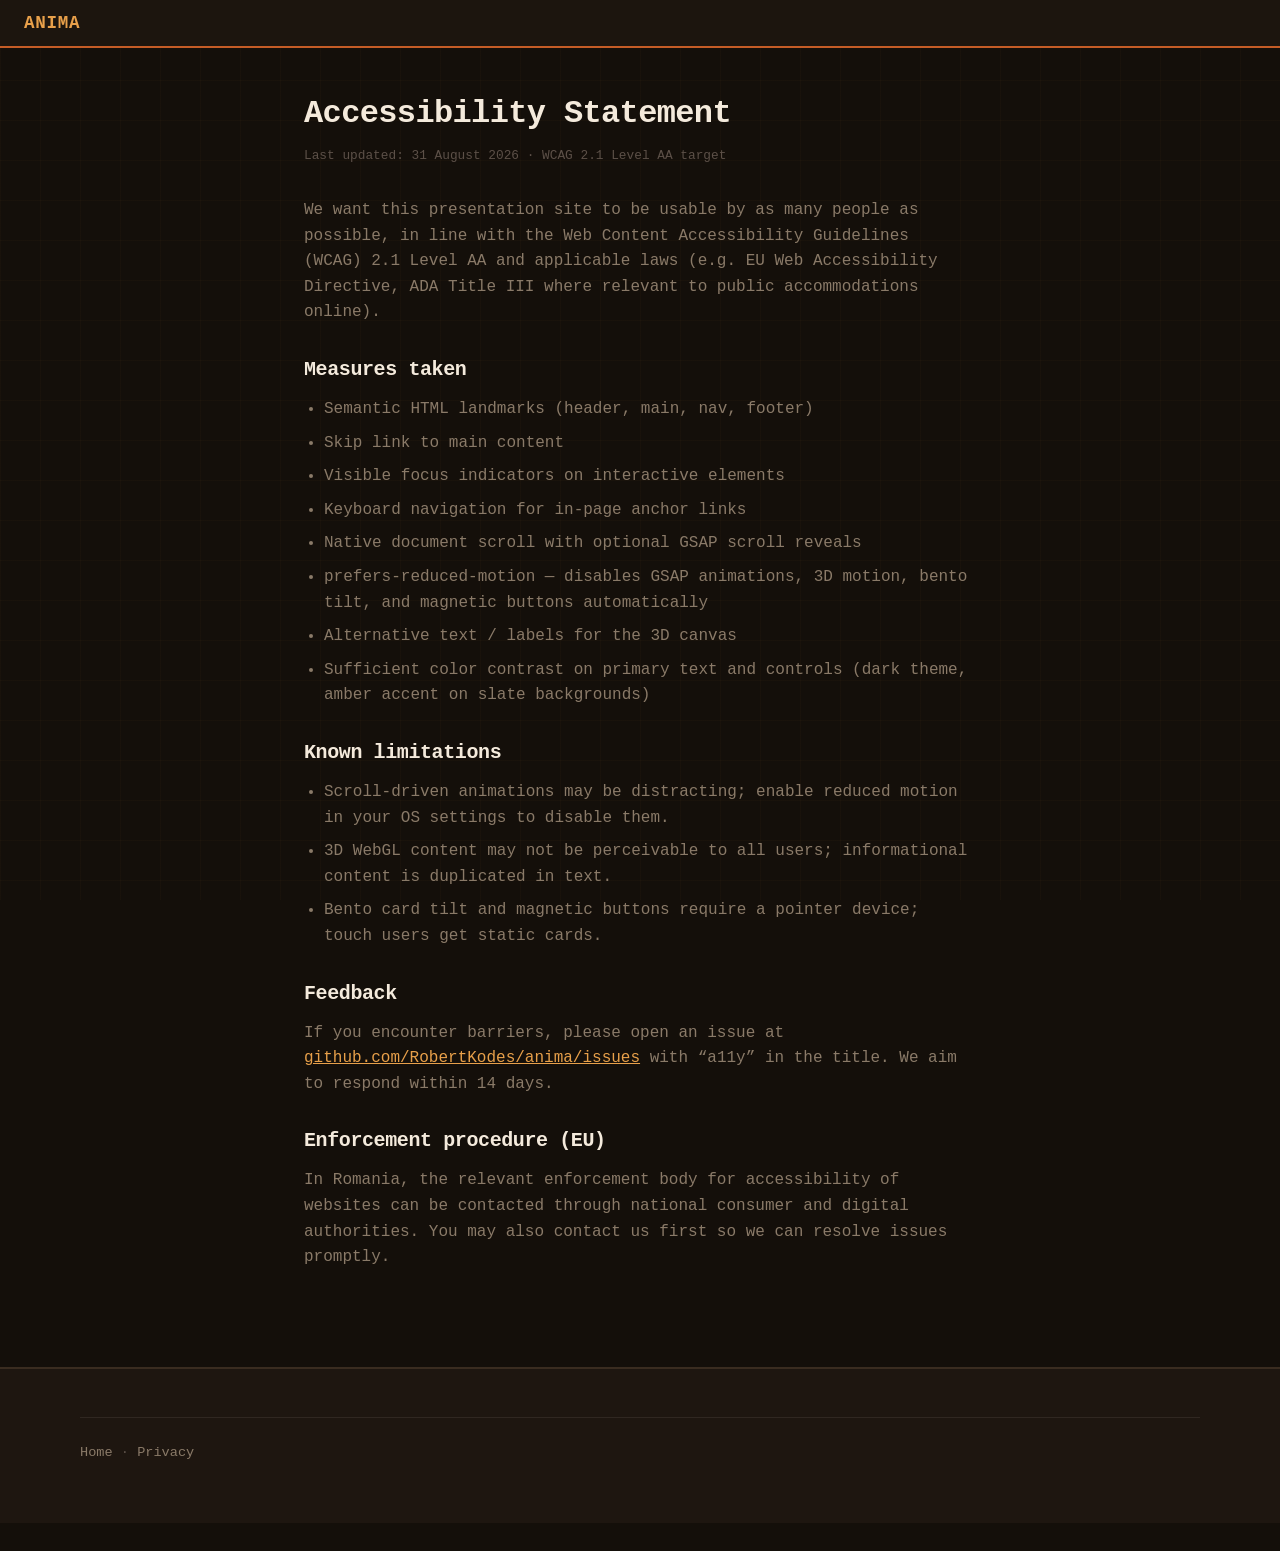
<file: accessibility.html>
<!DOCTYPE html>
<html lang="en">
<head>
  <meta charset="utf-8">
  <meta name="viewport" content="width=device-width, initial-scale=1">
  <title>Accessibility Statement — Anima</title>
  <link href="https://fonts.googleapis.com/css2?family=Space+Grotesk:wght@400;600;700&display=swap" rel="stylesheet">
  <link rel="stylesheet" href="css/style.css">
</head>
<body>
  <a class="skip-link" href="#main">Skip to content</a>
  <header class="site-header"><a class="logo" href="index.html">ANI<span>MA</span></a></header>
  <main id="main" class="legal-page">
    <h1>Accessibility Statement</h1>
    <p class="updated">Last updated: 31 August 2026 · WCAG 2.1 Level AA target</p>

    <p>We want this presentation site to be usable by as many people as possible, in line with the Web Content Accessibility Guidelines (WCAG) 2.1 Level AA and applicable laws (e.g. EU Web Accessibility Directive, ADA Title III where relevant to public accommodations online).</p>

    <h2>Measures taken</h2>
    <ul>
      <li>Semantic HTML landmarks (<code>header</code>, <code>main</code>, <code>nav</code>, <code>footer</code>)</li>
      <li>Skip link to main content</li>
      <li>Visible focus indicators on interactive elements</li>
      <li>Keyboard navigation for in-page anchor links</li>
      <li>Native document scroll with optional GSAP scroll reveals</li>
      <li><code>prefers-reduced-motion</code> — disables GSAP animations, 3D motion, bento tilt, and magnetic buttons automatically</li>
      <li>Alternative text / labels for the 3D canvas</li>
      <li>Sufficient color contrast on primary text and controls (dark theme, amber accent on slate backgrounds)</li>
    </ul>

    <h2>Known limitations</h2>
    <ul>
      <li>Scroll-driven animations may be distracting; enable reduced motion in your OS settings to disable them.</li>
      <li>3D WebGL content may not be perceivable to all users; informational content is duplicated in text.</li>
      <li>Bento card tilt and magnetic buttons require a pointer device; touch users get static cards.</li>
    </ul>

    <h2>Feedback</h2>
    <p>If you encounter barriers, please open an issue at <a href="https://github.com/RobertKodes/anima/issues" rel="noopener noreferrer">github.com/RobertKodes/anima/issues</a> with “a11y” in the title. We aim to respond within 14 days.</p>

    <h2>Enforcement procedure (EU)</h2>
    <p>In Romania, the relevant enforcement body for accessibility of websites can be contacted through national consumer and digital authorities. You may also contact us first so we can resolve issues promptly.</p>
  </main>
  <footer class="site-footer"><p class="footer-bottom"><a href="index.html">Home</a> · <a href="privacy.html">Privacy</a></p></footer>
  <script src="js/consent.js" defer></script>
</body>
</html>
</file>
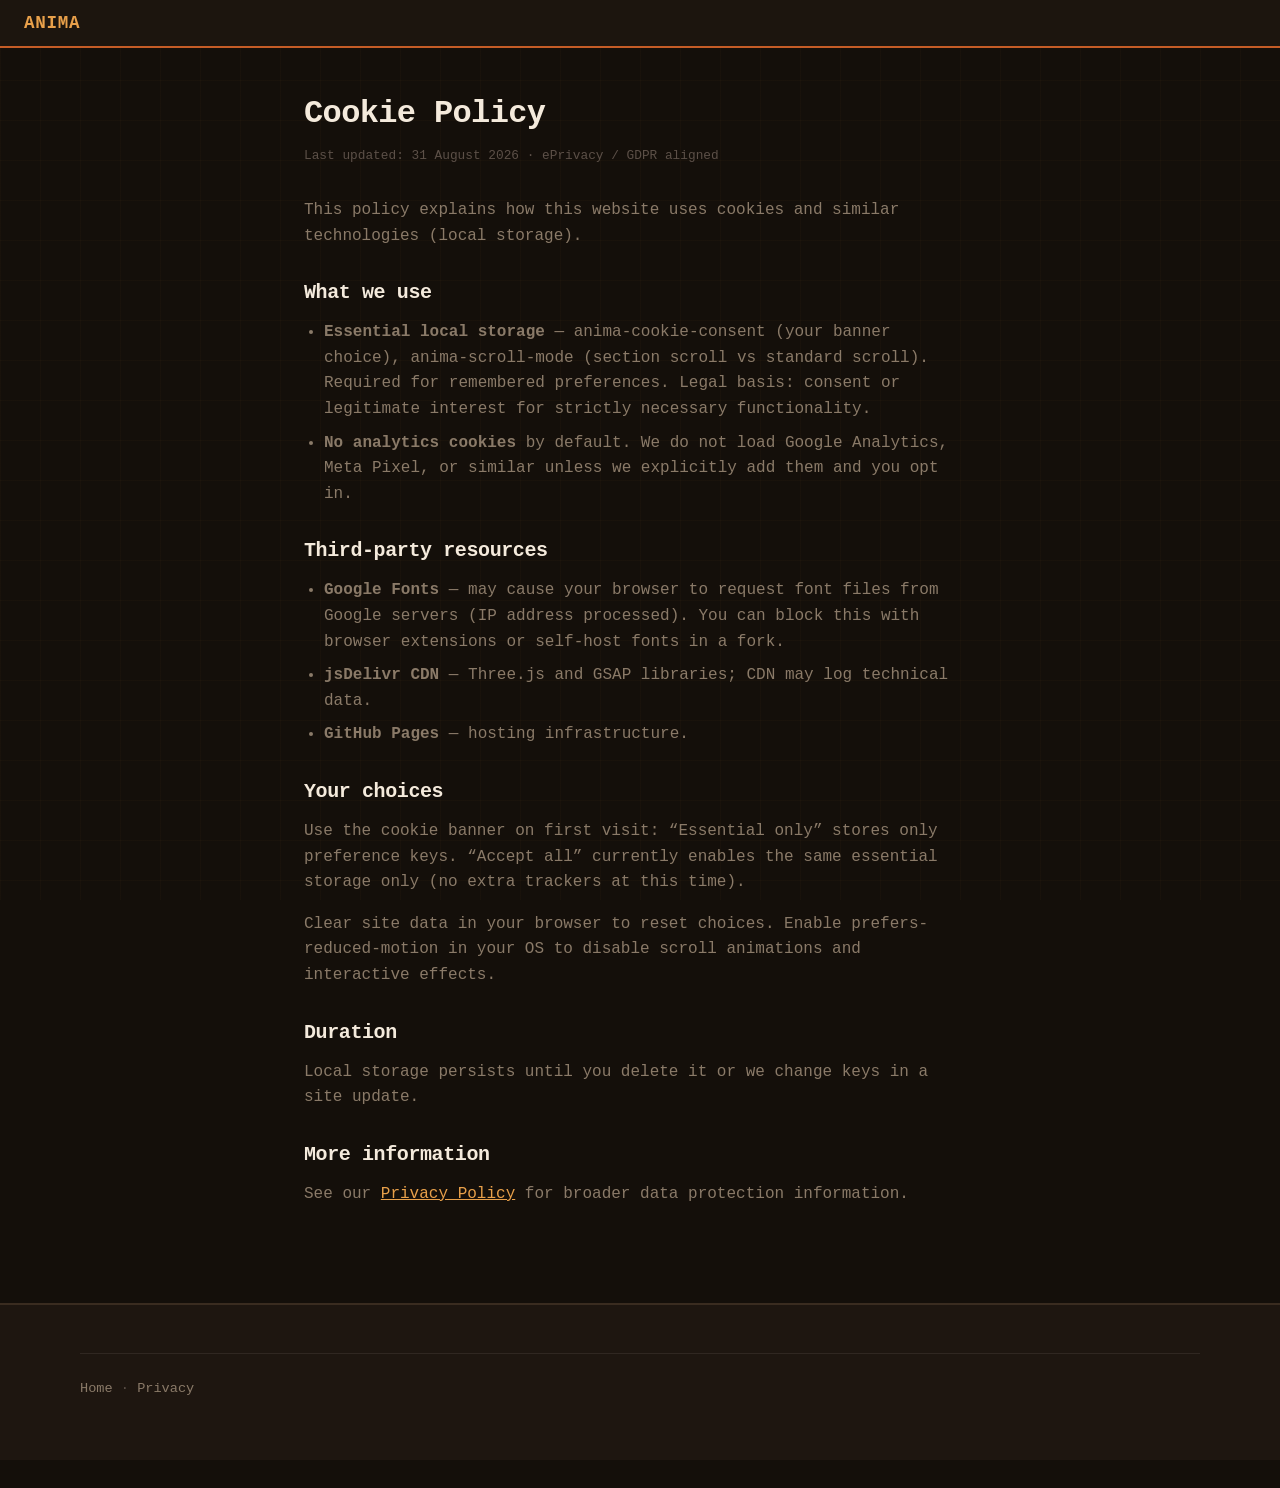
<file: cookies.html>
<!DOCTYPE html>
<html lang="en">
<head>
  <meta charset="utf-8">
  <meta name="viewport" content="width=device-width, initial-scale=1">
  <title>Cookie Policy — Anima</title>
  <link href="https://fonts.googleapis.com/css2?family=Space+Grotesk:wght@400;600;700&display=swap" rel="stylesheet">
  <link rel="stylesheet" href="css/style.css">
</head>
<body>
  <a class="skip-link" href="#main">Skip to content</a>
  <header class="site-header"><a class="logo" href="index.html">ANI<span>MA</span></a></header>
  <main id="main" class="legal-page">
    <h1>Cookie Policy</h1>
    <p class="updated">Last updated: 31 August 2026 · ePrivacy / GDPR aligned</p>

    <p>This policy explains how this website uses cookies and similar technologies (local storage).</p>

    <h2>What we use</h2>
    <ul>
      <li><strong>Essential local storage</strong> — <code>anima-cookie-consent</code> (your banner choice), <code>anima-scroll-mode</code> (section scroll vs standard scroll). Required for remembered preferences. Legal basis: consent or legitimate interest for strictly necessary functionality.</li>
      <li><strong>No analytics cookies</strong> by default. We do not load Google Analytics, Meta Pixel, or similar unless we explicitly add them and you opt in.</li>
    </ul>

    <h2>Third-party resources</h2>
    <ul>
      <li><strong>Google Fonts</strong> — may cause your browser to request font files from Google servers (IP address processed). You can block this with browser extensions or self-host fonts in a fork.</li>
      <li><strong>jsDelivr CDN</strong> — Three.js and GSAP libraries; CDN may log technical data.</li>
      <li><strong>GitHub Pages</strong> — hosting infrastructure.</li>
    </ul>

    <h2>Your choices</h2>
    <p>Use the cookie banner on first visit: “Essential only” stores only preference keys. “Accept all” currently enables the same essential storage only (no extra trackers at this time).</p>
    <p>Clear site data in your browser to reset choices. Enable <code>prefers-reduced-motion</code> in your OS to disable scroll animations and interactive effects.</p>

    <h2>Duration</h2>
    <p>Local storage persists until you delete it or we change keys in a site update.</p>

    <h2>More information</h2>
    <p>See our <a href="privacy.html">Privacy Policy</a> for broader data protection information.</p>
  </main>
  <footer class="site-footer"><p class="footer-bottom"><a href="index.html">Home</a> · <a href="privacy.html">Privacy</a></p></footer>
  <script src="js/consent.js" defer></script>
</body>
</html>
</file>
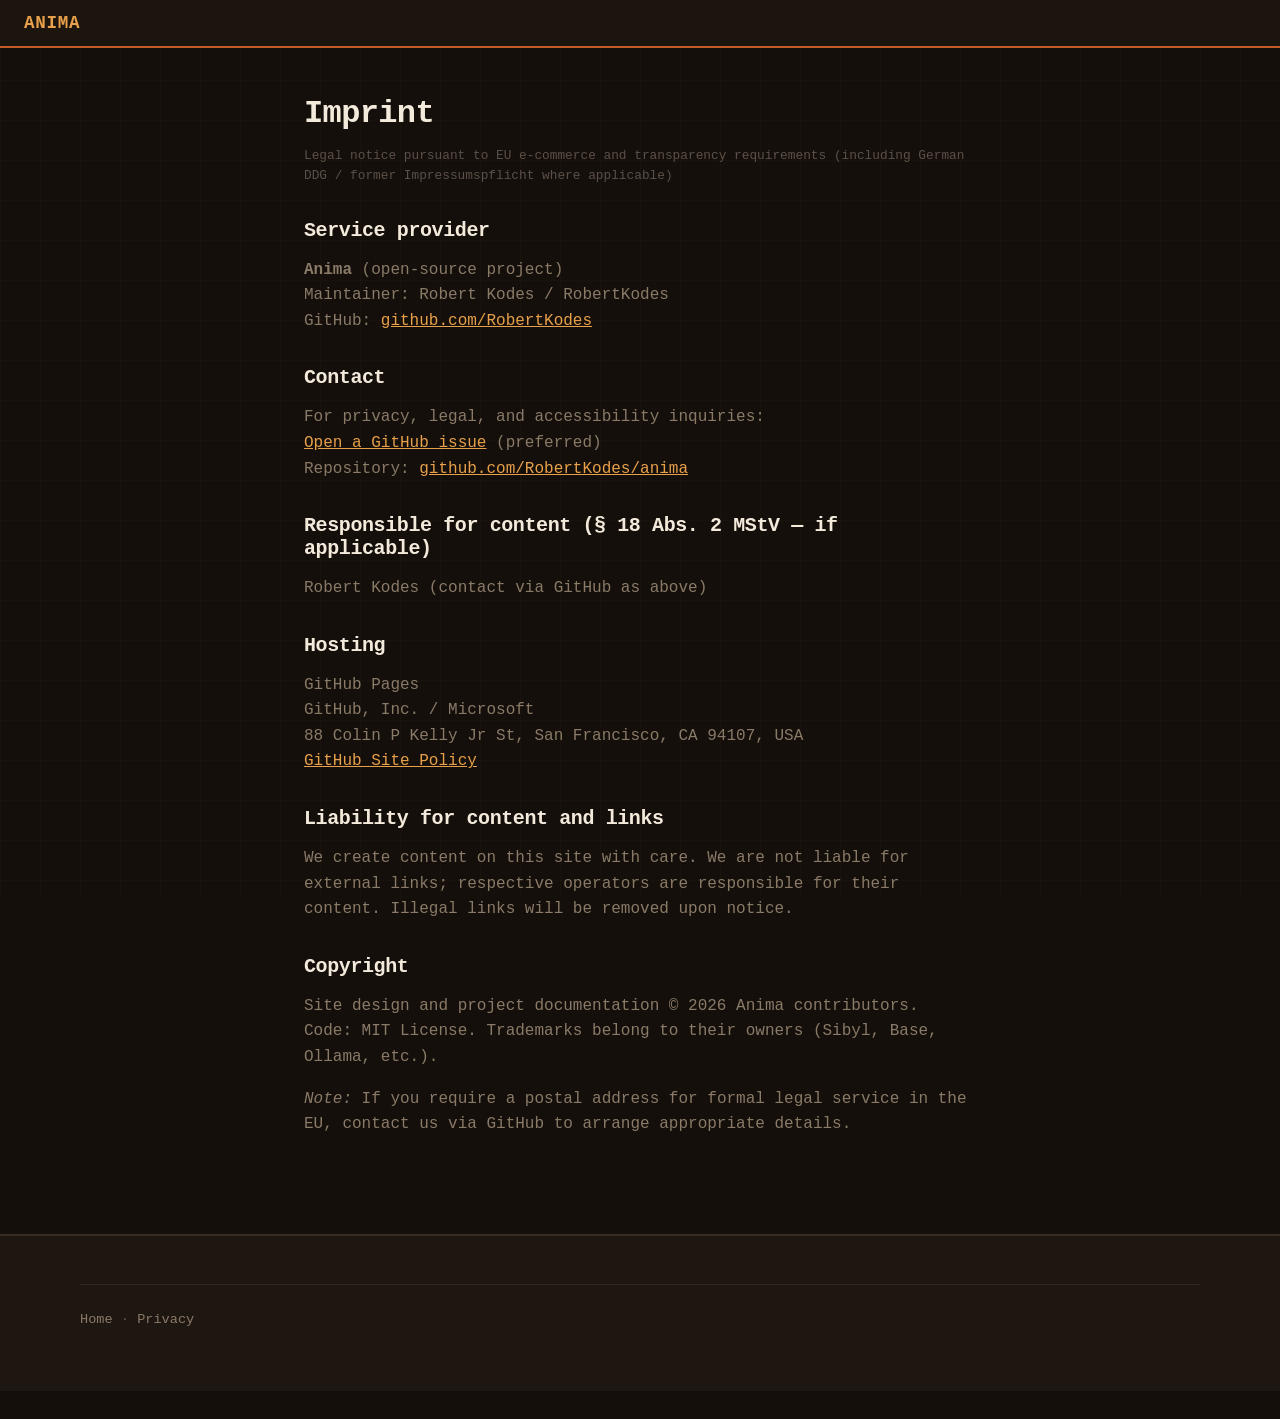
<file: imprint.html>
<!DOCTYPE html>
<html lang="en">
<head>
  <meta charset="utf-8">
  <meta name="viewport" content="width=device-width, initial-scale=1">
  <title>Imprint — Anima</title>
  <link href="https://fonts.googleapis.com/css2?family=Space+Grotesk:wght@400;600;700&display=swap" rel="stylesheet">
  <link rel="stylesheet" href="css/style.css">
</head>
<body>
  <a class="skip-link" href="#main">Skip to content</a>
  <header class="site-header"><a class="logo" href="index.html">ANI<span>MA</span></a></header>
  <main id="main" class="legal-page">
    <h1>Imprint</h1>
    <p class="updated">Legal notice pursuant to EU e-commerce and transparency requirements (including German DDG / former Impressumspflicht where applicable)</p>

    <h2>Service provider</h2>
    <p>
      <strong>Anima</strong> (open-source project)<br>
      Maintainer: Robert Kodes / RobertKodes<br>
      GitHub: <a href="https://github.com/RobertKodes" rel="noopener noreferrer">github.com/RobertKodes</a>
    </p>

    <h2>Contact</h2>
    <p>
      For privacy, legal, and accessibility inquiries:<br>
      <a href="https://github.com/RobertKodes/anima/issues/new" rel="noopener noreferrer">Open a GitHub issue</a> (preferred)<br>
      Repository: <a href="https://github.com/RobertKodes/anima" rel="noopener noreferrer">github.com/RobertKodes/anima</a>
    </p>

    <h2>Responsible for content (§ 18 Abs. 2 MStV — if applicable)</h2>
    <p>Robert Kodes (contact via GitHub as above)</p>

    <h2>Hosting</h2>
    <p>
      GitHub Pages<br>
      GitHub, Inc. / Microsoft<br>
      88 Colin P Kelly Jr St, San Francisco, CA 94107, USA<br>
      <a href="https://docs.github.com/en/site-policy" rel="noopener noreferrer">GitHub Site Policy</a>
    </p>

    <h2>Liability for content and links</h2>
    <p>We create content on this site with care. We are not liable for external links; respective operators are responsible for their content. Illegal links will be removed upon notice.</p>

    <h2>Copyright</h2>
    <p>Site design and project documentation © 2026 Anima contributors. Code: MIT License. Trademarks belong to their owners (Sibyl, Base, Ollama, etc.).</p>

    <p><em>Note:</em> If you require a postal address for formal legal service in the EU, contact us via GitHub to arrange appropriate details.</p>
  </main>
  <footer class="site-footer"><p class="footer-bottom"><a href="index.html">Home</a> · <a href="privacy.html">Privacy</a></p></footer>
  <script src="js/consent.js" defer></script>
</body>
</html>
</file>
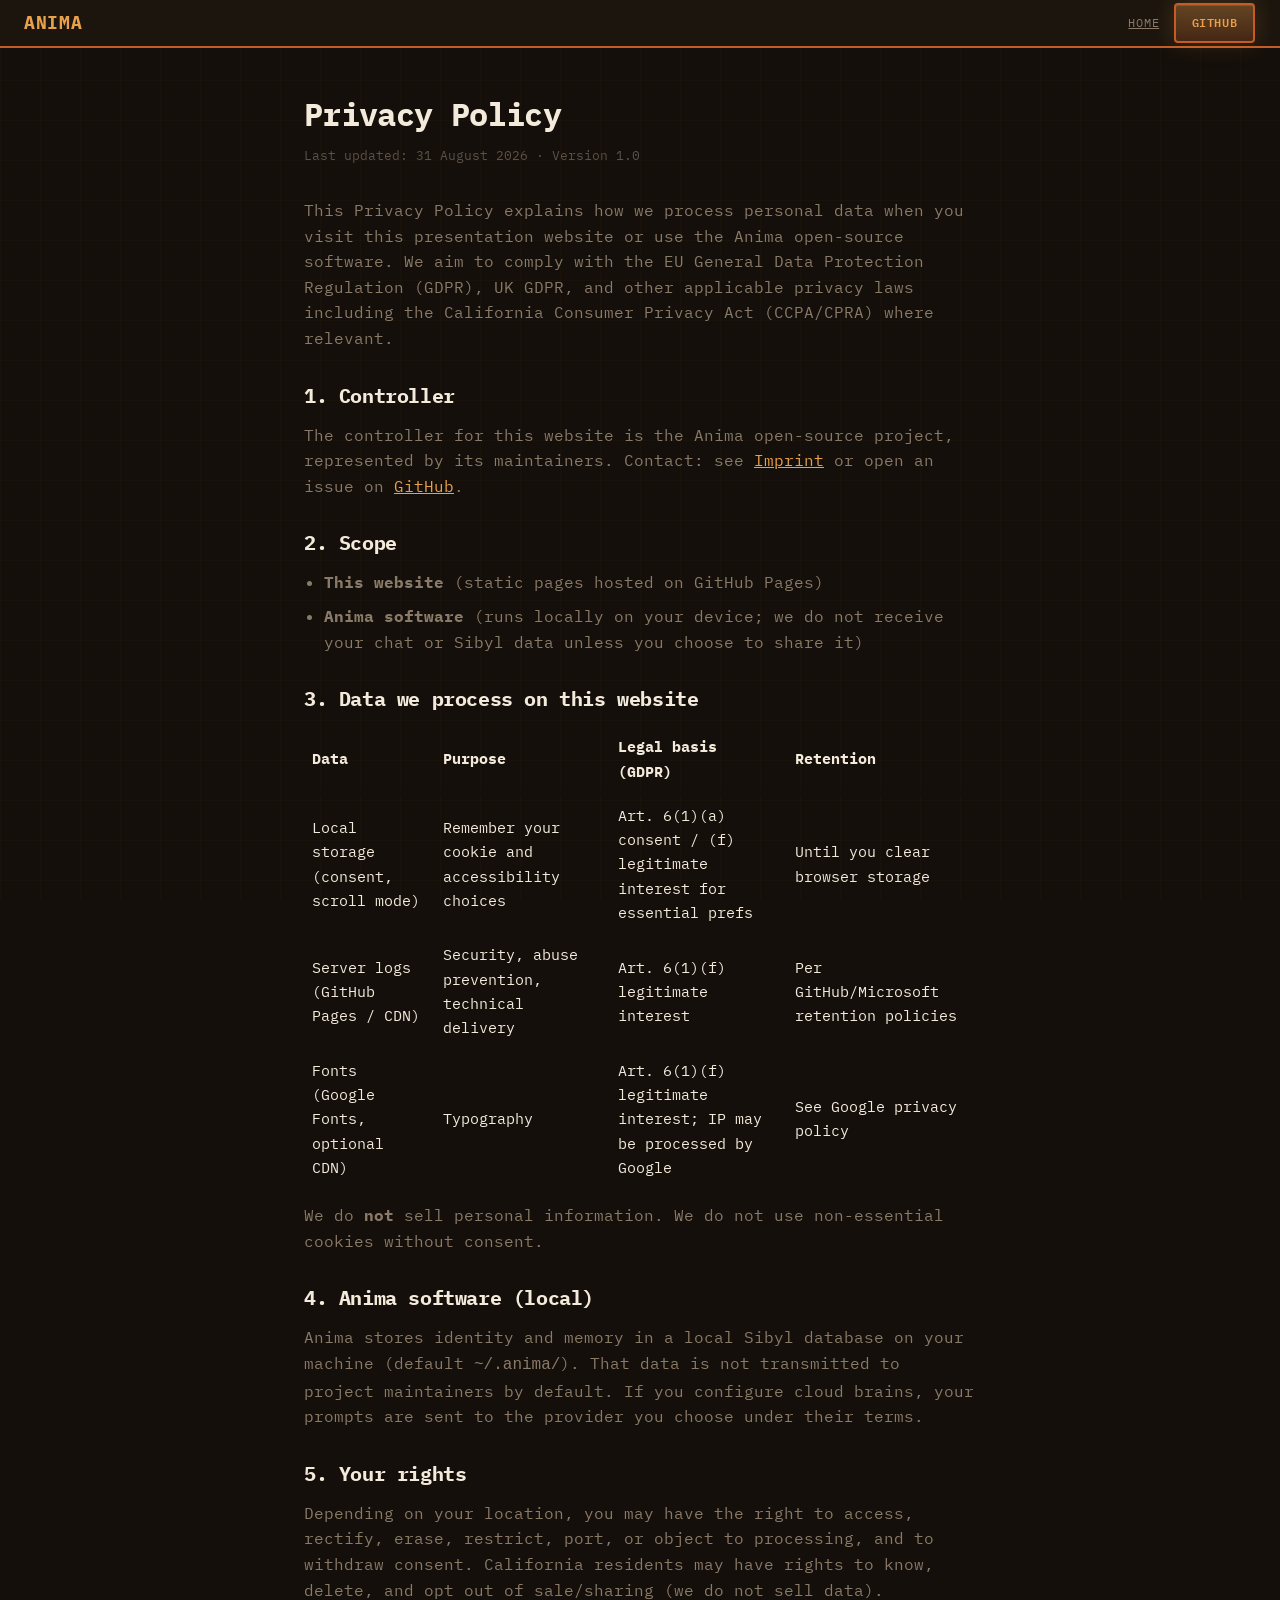
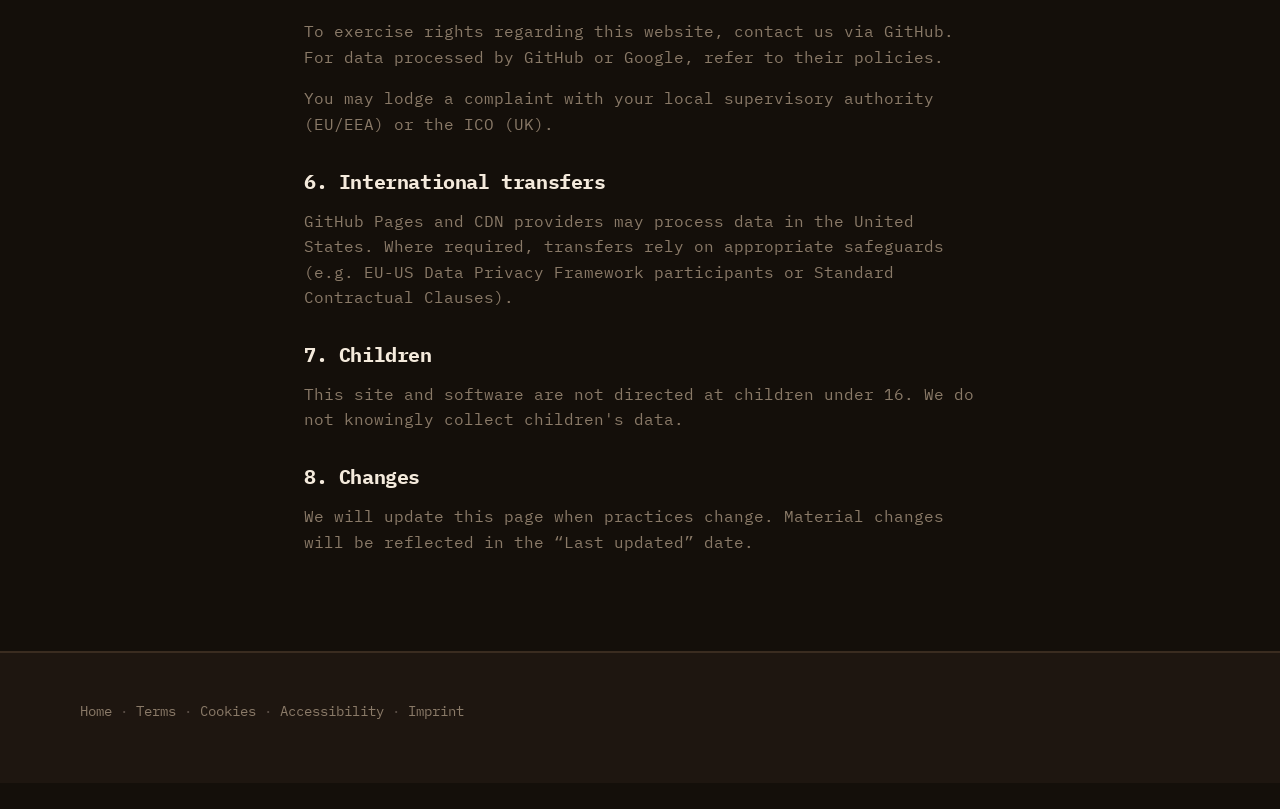
<file: privacy.html>
<!DOCTYPE html>
<html lang="en">
<head>
  <meta charset="utf-8">
  <meta name="viewport" content="width=device-width, initial-scale=1">
  <meta name="robots" content="index, follow">
  <title>Privacy Policy — Anima</title>
  <link rel="preconnect" href="https://fonts.googleapis.com">
  <link rel="preconnect" href="https://fonts.gstatic.com" crossorigin>
  <link href="https://fonts.googleapis.com/css2?family=IBM+Plex+Mono:wght@500&family=Space+Grotesk:wght@400;600;700&display=swap" rel="stylesheet">
  <link rel="stylesheet" href="css/style.css">
</head>
<body>
  <a class="skip-link" href="#main">Skip to content</a>
  <header class="site-header" role="banner">
    <a class="logo" href="index.html">ANI<span>MA</span></a>
    <nav class="nav-main" aria-label="Primary">
      <a href="index.html">Home</a>
      <a class="btn btn-primary" href="https://github.com/RobertKodes/anima" rel="noopener noreferrer">GitHub</a>
    </nav>
  </header>

  <main id="main" class="legal-page">
    <h1>Privacy Policy</h1>
    <p class="updated">Last updated: 31 August 2026 · Version 1.0</p>

    <p>This Privacy Policy explains how we process personal data when you visit this presentation website or use the Anima open-source software. We aim to comply with the EU General Data Protection Regulation (GDPR), UK GDPR, and other applicable privacy laws including the California Consumer Privacy Act (CCPA/CPRA) where relevant.</p>

    <h2>1. Controller</h2>
    <p>The controller for this website is the Anima open-source project, represented by its maintainers. Contact: see <a href="imprint.html">Imprint</a> or open an issue on <a href="https://github.com/RobertKodes/anima/issues" rel="noopener noreferrer">GitHub</a>.</p>

    <h2>2. Scope</h2>
    <ul>
      <li><strong>This website</strong> (static pages hosted on GitHub Pages)</li>
      <li><strong>Anima software</strong> (runs locally on your device; we do not receive your chat or Sibyl data unless you choose to share it)</li>
    </ul>

    <h2>3. Data we process on this website</h2>
    <table style="width:100%;border-collapse:collapse;font-size:0.95rem;">
      <thead>
        <tr style="border-bottom:4px solid #140f0a;text-align:left;">
          <th style="padding:8px;">Data</th>
          <th style="padding:8px;">Purpose</th>
          <th style="padding:8px;">Legal basis (GDPR)</th>
          <th style="padding:8px;">Retention</th>
        </tr>
      </thead>
      <tbody>
        <tr style="border-bottom:2px solid #140f0a;">
          <td style="padding:8px;">Local storage (consent, scroll mode)</td>
          <td style="padding:8px;">Remember your cookie and accessibility choices</td>
          <td style="padding:8px;">Art. 6(1)(a) consent / (f) legitimate interest for essential prefs</td>
          <td style="padding:8px;">Until you clear browser storage</td>
        </tr>
        <tr style="border-bottom:2px solid #140f0a;">
          <td style="padding:8px;">Server logs (GitHub Pages / CDN)</td>
          <td style="padding:8px;">Security, abuse prevention, technical delivery</td>
          <td style="padding:8px;">Art. 6(1)(f) legitimate interest</td>
          <td style="padding:8px;">Per GitHub/Microsoft retention policies</td>
        </tr>
        <tr>
          <td style="padding:8px;">Fonts (Google Fonts, optional CDN)</td>
          <td style="padding:8px;">Typography</td>
          <td style="padding:8px;">Art. 6(1)(f) legitimate interest; IP may be processed by Google</td>
          <td style="padding:8px;">See Google privacy policy</td>
        </tr>
      </tbody>
    </table>
    <p>We do <strong>not</strong> sell personal information. We do not use non-essential cookies without consent.</p>

    <h2>4. Anima software (local)</h2>
    <p>Anima stores identity and memory in a local Sibyl database on your machine (default <code>~/.anima/</code>). That data is not transmitted to project maintainers by default. If you configure cloud brains, your prompts are sent to the provider you choose under their terms.</p>

    <h2>5. Your rights</h2>
    <p>Depending on your location, you may have the right to access, rectify, erase, restrict, port, or object to processing, and to withdraw consent. California residents may have rights to know, delete, and opt out of sale/sharing (we do not sell data).</p>
    <p>To exercise rights regarding this website, contact us via GitHub. For data processed by GitHub or Google, refer to their policies.</p>
    <p>You may lodge a complaint with your local supervisory authority (EU/EEA) or the ICO (UK).</p>

    <h2>6. International transfers</h2>
    <p>GitHub Pages and CDN providers may process data in the United States. Where required, transfers rely on appropriate safeguards (e.g. EU-US Data Privacy Framework participants or Standard Contractual Clauses).</p>

    <h2>7. Children</h2>
    <p>This site and software are not directed at children under 16. We do not knowingly collect children's data.</p>

    <h2>8. Changes</h2>
    <p>We will update this page when practices change. Material changes will be reflected in the “Last updated” date.</p>
  </main>

  <footer class="site-footer" role="contentinfo">
    <p class="footer-bottom" style="border:none;padding-top:0;">
      <a href="index.html">Home</a> · <a href="terms.html">Terms</a> · <a href="cookies.html">Cookies</a> · <a href="accessibility.html">Accessibility</a> · <a href="imprint.html">Imprint</a>
    </p>
  </footer>
  <script src="js/consent.js" defer></script>
</body>
</html>
</file>
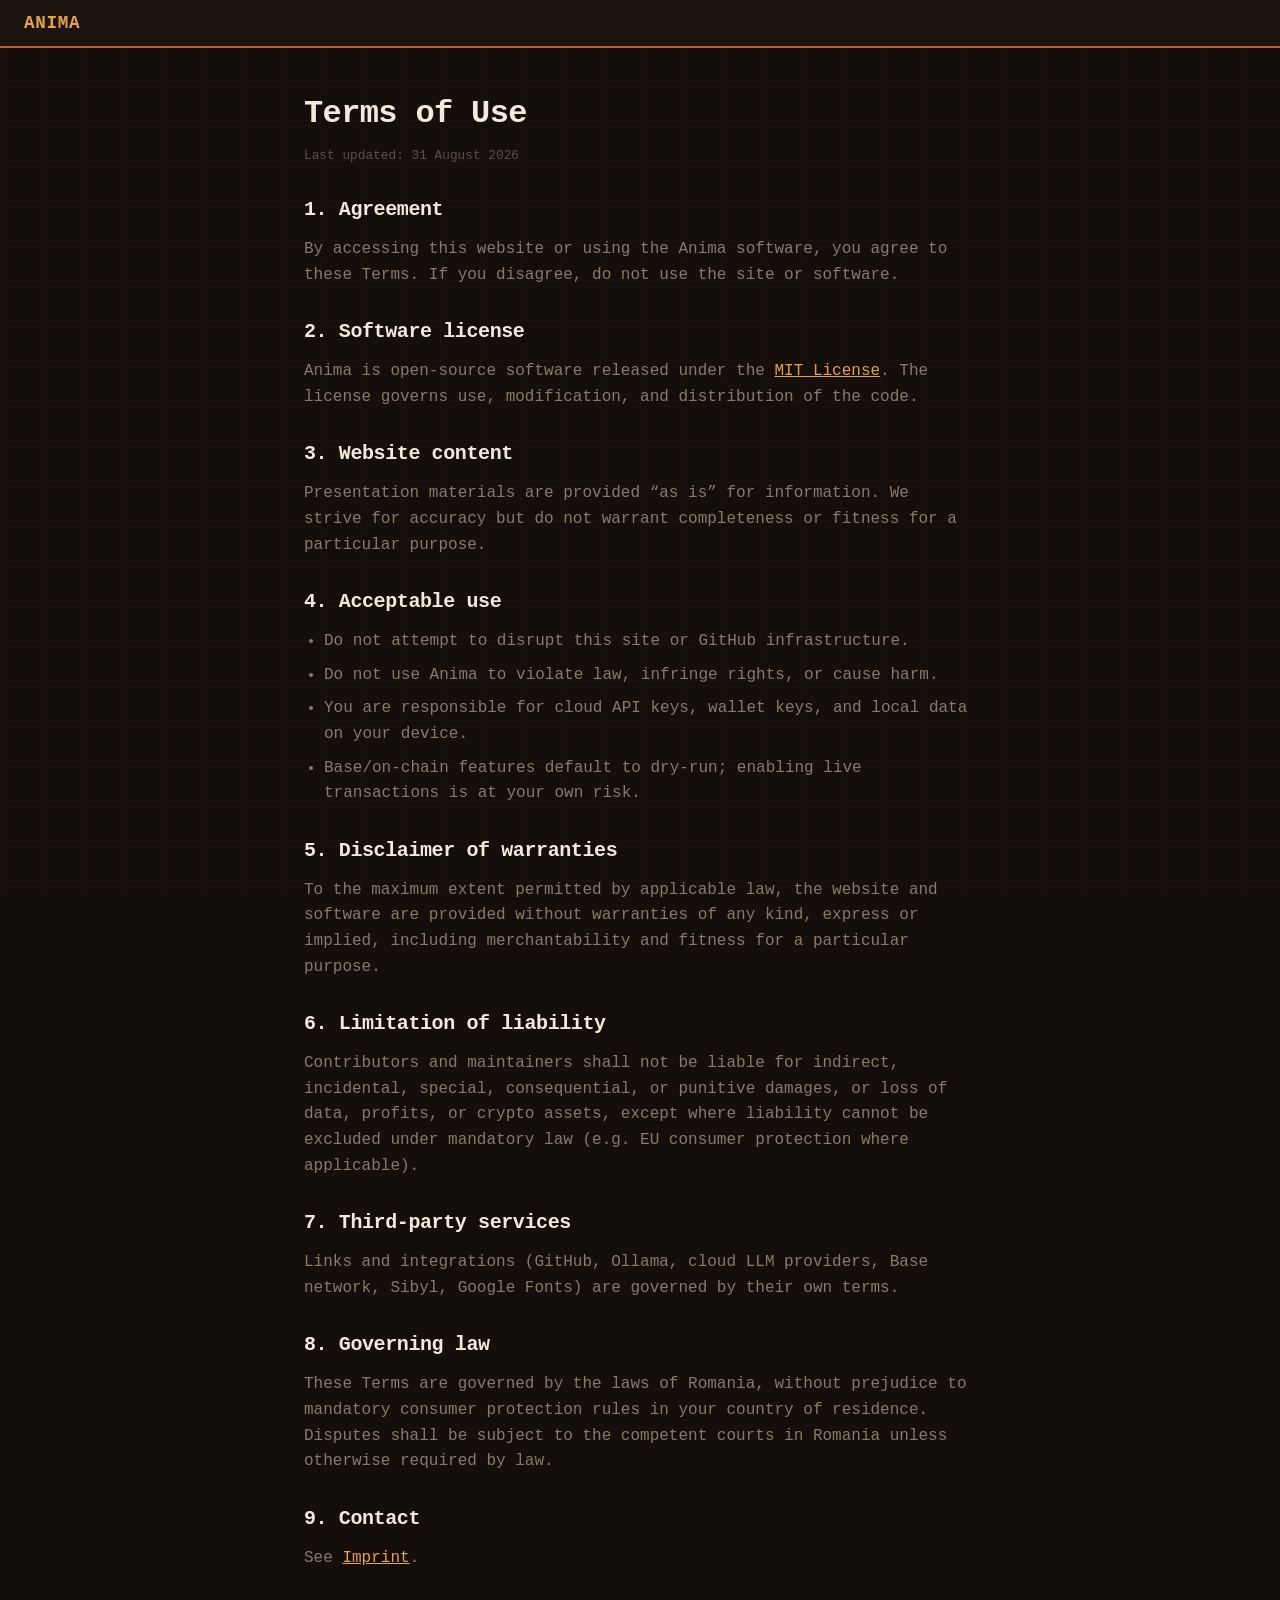
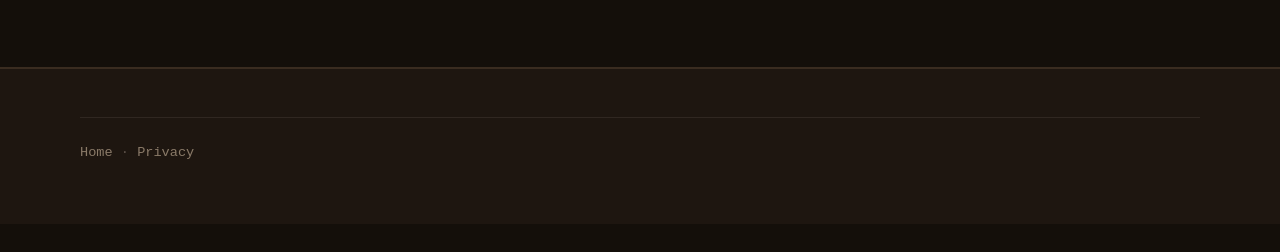
<file: terms.html>
<!DOCTYPE html>
<html lang="en">
<head>
  <meta charset="utf-8">
  <meta name="viewport" content="width=device-width, initial-scale=1">
  <title>Terms of Use — Anima</title>
  <link href="https://fonts.googleapis.com/css2?family=Space+Grotesk:wght@400;600;700&display=swap" rel="stylesheet">
  <link rel="stylesheet" href="css/style.css">
</head>
<body>
  <a class="skip-link" href="#main">Skip to content</a>
  <header class="site-header"><a class="logo" href="index.html">ANI<span>MA</span></a></header>
  <main id="main" class="legal-page">
    <h1>Terms of Use</h1>
    <p class="updated">Last updated: 31 August 2026</p>

    <h2>1. Agreement</h2>
    <p>By accessing this website or using the Anima software, you agree to these Terms. If you disagree, do not use the site or software.</p>

    <h2>2. Software license</h2>
    <p>Anima is open-source software released under the <a href="https://github.com/RobertKodes/anima/blob/master/LICENSE" rel="noopener noreferrer">MIT License</a>. The license governs use, modification, and distribution of the code.</p>

    <h2>3. Website content</h2>
    <p>Presentation materials are provided “as is” for information. We strive for accuracy but do not warrant completeness or fitness for a particular purpose.</p>

    <h2>4. Acceptable use</h2>
    <ul>
      <li>Do not attempt to disrupt this site or GitHub infrastructure.</li>
      <li>Do not use Anima to violate law, infringe rights, or cause harm.</li>
      <li>You are responsible for cloud API keys, wallet keys, and local data on your device.</li>
      <li>Base/on-chain features default to dry-run; enabling live transactions is at your own risk.</li>
    </ul>

    <h2>5. Disclaimer of warranties</h2>
    <p>To the maximum extent permitted by applicable law, the website and software are provided without warranties of any kind, express or implied, including merchantability and fitness for a particular purpose.</p>

    <h2>6. Limitation of liability</h2>
    <p>Contributors and maintainers shall not be liable for indirect, incidental, special, consequential, or punitive damages, or loss of data, profits, or crypto assets, except where liability cannot be excluded under mandatory law (e.g. EU consumer protection where applicable).</p>

    <h2>7. Third-party services</h2>
    <p>Links and integrations (GitHub, Ollama, cloud LLM providers, Base network, Sibyl, Google Fonts) are governed by their own terms.</p>

    <h2>8. Governing law</h2>
    <p>These Terms are governed by the laws of Romania, without prejudice to mandatory consumer protection rules in your country of residence. Disputes shall be subject to the competent courts in Romania unless otherwise required by law.</p>

    <h2>9. Contact</h2>
    <p>See <a href="imprint.html">Imprint</a>.</p>
  </main>
  <footer class="site-footer"><p class="footer-bottom"><a href="index.html">Home</a> · <a href="privacy.html">Privacy</a></p></footer>
  <script src="js/consent.js" defer></script>
</body>
</html>
</file>
<file: css/style.css>
@import url("tokens.css");
@import url("effects.css");

*,
*::before,
*::after {
  box-sizing: border-box;
}

html {
  scroll-behavior: smooth;
}

html.no-motion {
  scroll-behavior: auto;
}

body {
  margin: 0;
  font-family: var(--font-mono);
  font-size: 16px;
  line-height: 1.6;
  color: var(--text-primary);
  background: var(--bg-base);
  overflow-x: hidden;
}

body::before {
  content: "";
  position: fixed;
  inset: 0;
  pointer-events: none;
  z-index: -2;
  background-image:
    linear-gradient(var(--grid-line) 1px, transparent 1px),
    linear-gradient(90deg, var(--grid-line) 1px, transparent 1px);
  background-size: 40px 40px;
  opacity: 0.5;
}

a {
  color: var(--accent);
}

.skip-link {
  position: absolute;
  top: -100px;
  left: 16px;
  z-index: 9999;
  padding: 12px 20px;
  background: var(--bg-card);
  border: 1px solid var(--border-accent);
  border-radius: var(--radius-sm);
  font-weight: 700;
  text-decoration: none;
  color: var(--text-primary);
}

.skip-link:focus {
  top: 16px;
}

/* Header — terminal title bar */
.site-header {
  position: fixed;
  top: 0;
  left: 0;
  right: 0;
  z-index: 100;
  height: var(--header-h);
  display: flex;
  align-items: center;
  gap: 16px;
  padding: 0 clamp(12px, 3vw, 24px);
  background: rgba(30, 22, 16, 0.92);
  backdrop-filter: blur(12px);
  -webkit-backdrop-filter: blur(12px);
  border-bottom: 2px solid var(--border-heavy);
  font-family: var(--font-mono);
}

.terminal-bar-title {
  flex: 1;
  font-size: 0.68rem;
  color: var(--text-muted);
  letter-spacing: 0.06em;
  text-transform: uppercase;
  display: none;
}

@media (min-width: 768px) {
  .terminal-bar-title {
    display: block;
  }
}

.logo {
  font-weight: 700;
  font-size: 1.1rem;
  letter-spacing: 0.04em;
  text-decoration: none;
  color: var(--text-prompt);
  text-transform: uppercase;
}

.logo span {
  color: var(--accent);
}

.nav-main {
  display: flex;
  gap: 4px;
  align-items: center;
  flex-wrap: wrap;
  margin-left: auto;
}

.nav-main a:not(.btn) {
  font-size: 0.75rem;
  text-transform: uppercase;
  letter-spacing: 0.06em;
  color: var(--text-muted);
  padding: 6px 10px;
  border: 1px solid transparent;
  border-radius: var(--radius-sm);
}

.nav-main a:not(.btn):hover {
  color: var(--text-prompt);
  border-color: var(--border-terminal);
  background: rgba(58, 44, 32, 0.4);
}

.btn {
  display: inline-flex;
  align-items: center;
  gap: 8px;
  padding: 8px 16px;
  font-family: var(--font-mono);
  font-weight: 600;
  font-size: 0.78rem;
  text-decoration: none;
  text-transform: uppercase;
  letter-spacing: 0.05em;
  cursor: pointer;
  border-radius: var(--radius-sm);
  position: relative;
  color: var(--text-primary);
  background: var(--bg-glass);
  backdrop-filter: blur(8px);
  border: 1px solid var(--border-terminal);
  transition: transform 0.25s var(--ease-out-expo), box-shadow 0.25s var(--ease-out-expo),
    border-color 0.25s var(--ease-out-expo);
}

.btn:hover {
  border-color: var(--border-heavy);
  box-shadow: 0 0 20px var(--accent-glow);
}

.nav-main a:focus-visible,
.btn:focus-visible {
  outline: 2px solid var(--accent);
  outline-offset: 2px;
}

.btn-primary {
  background: linear-gradient(180deg, rgba(232, 160, 74, 0.35) 0%, rgba(196, 92, 38, 0.25) 100%);
  border: 2px solid var(--border-heavy);
  color: var(--text-prompt);
  box-shadow: inset 0 1px 0 rgba(255, 255, 255, 0.12), 0 0 24px rgba(232, 160, 74, 0.2);
}

.btn-primary:hover {
  background: linear-gradient(180deg, rgba(240, 184, 104, 0.4) 0%, rgba(232, 160, 74, 0.3) 100%);
  color: var(--accent-bright);
  transform: translateY(-1px);
}

.btn-ghost {
  background: transparent;
  border-color: var(--border-terminal);
  color: var(--text-muted);
}

.btn-ghost:hover {
  color: var(--y2k-cyan);
  border-color: rgba(110, 231, 255, 0.4);
}

/* Scroll progress */
.scroll-progress {
  position: fixed;
  top: var(--header-h);
  left: 0;
  height: 2px;
  width: 0%;
  background: linear-gradient(90deg, var(--orange), var(--accent), var(--y2k-cyan));
  z-index: 101;
  transition: width 0.1s linear;
  box-shadow: 0 0 8px var(--accent-glow);
}

/* Sections */
.scroll-stage {
  position: relative;
  width: 100%;
}

.section {
  position: relative;
  min-height: 100vh;
  padding: calc(var(--header-h) + var(--section-pad)) clamp(16px, 3vw, 32px) var(--section-pad);
  display: flex;
  align-items: center;
  justify-content: center;
  border-bottom: 1px solid var(--border-terminal);
  z-index: 1;
}

.section-inner {
  position: relative;
  z-index: 1;
  width: min(1120px, 100%);
}

html:not(.no-motion) .section-inner[data-reveal] {
  opacity: 1;
}

.section-tag {
  display: inline-block;
  padding: 4px 12px;
  margin-bottom: 20px;
  font-family: var(--font-mono);
  font-size: 0.68rem;
  font-weight: 600;
  text-transform: uppercase;
  letter-spacing: 0.1em;
  color: var(--y2k-cyan);
  background: rgba(110, 231, 255, 0.08);
  border: 1px solid rgba(110, 231, 255, 0.25);
  border-radius: var(--radius-sm);
}

h1,
h2,
h3 {
  margin: 0 0 16px;
  line-height: 1.15;
  letter-spacing: -0.02em;
  color: var(--text-primary);
  font-family: var(--font-mono);
  font-weight: 700;
}

h1 {
  font-size: clamp(1.75rem, 4.5vw, 3rem);
}

h2 {
  font-size: clamp(1.35rem, 3vw, 2rem);
}

.lead {
  font-size: clamp(1rem, 2vw, 1.2rem);
  max-width: 52ch;
  color: var(--text-muted);
  margin-bottom: 32px;
}

.lead a {
  color: var(--accent);
}

.lead strong {
  color: var(--text-primary);
  font-weight: 600;
}

/* Kinetic typography */
.kinetic-line {
  display: block;
  overflow: hidden;
}

.kinetic-word {
  display: inline-block;
}

html:not(.no-motion) .kinetic-word {
  will-change: transform;
}

h1 em {
  font-style: normal;
  color: var(--text-prompt);
  text-shadow: 0 0 24px var(--accent-glow);
}

/* Hero */
.hero-shell {
  position: relative;
}

.hero-grid {
  display: grid;
  grid-template-columns: 1fr 1fr;
  gap: clamp(32px, 5vw, 64px);
  align-items: center;
}

@media (max-width: 900px) {
  .hero-grid {
    grid-template-columns: 1fr;
  }
}

.hero-copy .cta-row {
  display: flex;
  flex-wrap: wrap;
  gap: 12px;
  margin-top: 28px;
}

[data-magnetic] {
  display: inline-flex;
}

.magnetic-inner {
  display: inline-flex;
  align-items: center;
  gap: 8px;
}

.canvas-wrap {
  position: relative;
  aspect-ratio: 1;
  max-height: 480px;
  background: var(--bg-panel);
  border: 2px solid var(--border-terminal);
  border-radius: var(--radius-md);
  overflow: hidden;
  box-shadow: var(--shadow-terminal);
}

.border-beam.canvas-wrap {
  border-radius: var(--radius-lg);
}

#scene3d {
  display: block;
  width: 100%;
  height: 100%;
}

.canvas-label {
  position: absolute;
  bottom: 16px;
  left: 16px;
  padding: 8px 12px;
  font-family: var(--font-mono);
  font-size: 0.65rem;
  letter-spacing: 0.06em;
  text-transform: uppercase;
  color: var(--text-muted);
  background: var(--bg-glass);
  backdrop-filter: blur(8px);
  border: 1px solid var(--border-subtle);
  border-radius: var(--radius-sm);
  z-index: 2;
}

/* Bento grid */
.bento-grid {
  display: grid;
  grid-template-columns: repeat(12, 1fr);
  gap: 16px;
  margin-top: 32px;
}

.bento-card {
  position: relative;
  padding: 24px;
  background: var(--bg-glass);
  backdrop-filter: blur(16px) saturate(1.3);
  -webkit-backdrop-filter: blur(16px) saturate(1.3);
  border: 1px solid var(--border-terminal);
  border-radius: var(--radius-md);
  overflow: hidden;
  transform-style: preserve-3d;
  transition: border-color 0.35s var(--ease-out-expo), box-shadow 0.35s var(--ease-out-expo);
  box-shadow: var(--shadow-glass);
}

.bento-card:hover,
.bento-card.is-hover {
  border-color: var(--border-heavy);
  box-shadow: var(--shadow-glass), 0 0 32px rgba(110, 231, 255, 0.1);
}

.bento-card--featured {
  grid-column: span 7;
  grid-row: span 2;
  padding: 32px;
  background: rgba(30, 22, 16, 0.65);
}

.bento-grid:not(.bento-grid--memory) .bento-card--wide {
  grid-column: span 5;
  grid-row: span 2;
}

.bento-grid:not(.bento-grid--memory) .bento-card--half {
  grid-column: span 6;
}

/* Memory bento — featured left, steps stacked right */
.bento-grid--memory .bento-card--featured {
  grid-column: 1 / 8;
  grid-row: 1 / 3;
}

.bento-grid--memory .bento-card:nth-child(2) {
  grid-column: 8 / 13;
  grid-row: 1;
}

.bento-grid--memory .bento-card:nth-child(3) {
  grid-column: 8 / 11;
  grid-row: 2;
}

.bento-grid--memory .bento-card:nth-child(4) {
  grid-column: 11 / 13;
  grid-row: 2;
}

.bento-card--wide {
  grid-column: span 5;
}

.bento-card--half {
  grid-column: span 6;
}

.bento-card--third {
  grid-column: span 4;
}

.bento-card h3 {
  font-size: 1.2rem;
  margin-bottom: 10px;
  position: relative;
  z-index: 1;
}

.bento-card p {
  margin: 0;
  font-size: 0.95rem;
  color: var(--text-muted);
  line-height: 1.5;
  position: relative;
  z-index: 1;
}

.bento-card code {
  font-family: var(--font-mono);
  font-size: 0.85em;
  color: var(--accent);
  background: rgba(232, 160, 74, 0.1);
  padding: 2px 6px;
  border-radius: 4px;
}

.bento-meta {
  display: block;
  margin-top: 16px;
  font-family: var(--font-mono);
  font-size: 0.7rem;
  letter-spacing: 0.08em;
  text-transform: uppercase;
  color: var(--text-dim);
  position: relative;
  z-index: 1;
}

.bento-badge {
  display: inline-flex;
  align-items: center;
  justify-content: center;
  width: 36px;
  height: 36px;
  margin-bottom: 12px;
  font-weight: 700;
  font-size: 0.85rem;
  font-family: var(--font-mono);
  color: var(--bg-base);
  background: linear-gradient(135deg, var(--accent), var(--orange));
  border: 1px solid var(--border-heavy);
  border-radius: var(--radius-sm);
  position: relative;
  z-index: 1;
  box-shadow: 0 0 12px var(--accent-glow);
}

.bento-card--featured .bento-badge {
  width: 44px;
  height: 44px;
  font-size: 1rem;
}

@media (max-width: 900px) {
  .bento-card--featured,
  .bento-card--wide,
  .bento-card--half,
  .bento-card--third,
  .bento-grid--memory .bento-card--featured,
  .bento-grid--memory .bento-card:nth-child(2),
  .bento-grid--memory .bento-card:nth-child(3),
  .bento-grid--memory .bento-card:nth-child(4),
  .bento-grid:not(.bento-grid--memory) .bento-card--wide,
  .bento-grid:not(.bento-grid--memory) .bento-card--half {
    grid-column: span 12;
    grid-row: span 1;
  }
}

/* Legacy card grid (brains, cli — phase 2) */
.card-grid {
  display: grid;
  grid-template-columns: repeat(auto-fit, minmax(260px, 1fr));
  gap: 16px;
  margin-top: 32px;
}

.card {
  padding: 24px;
  background: var(--bg-glass);
  backdrop-filter: blur(12px);
  border: 1px solid var(--border-terminal);
  border-radius: var(--radius-md);
  box-shadow: var(--shadow-glass);
}

.card:hover {
  border-color: var(--border-heavy);
}

.card h3 {
  font-size: 1.15rem;
  margin-bottom: 10px;
}

.card p {
  margin: 0;
  font-size: 0.95rem;
  color: var(--text-muted);
}

.card code {
  font-family: var(--font-mono);
  font-size: 0.85em;
  color: var(--accent);
}

/* Install block */
.install-block {
  margin-top: 28px;
  padding: 24px;
  font-family: var(--font-mono);
  font-size: 0.8rem;
  line-height: 1.7;
  background: var(--bg-panel);
  color: var(--text-muted);
  border: 2px solid var(--border-terminal);
  border-radius: var(--radius-sm);
  overflow-x: auto;
  box-shadow: inset 0 0 40px rgba(0, 0, 0, 0.3);
}

.install-block .comment {
  color: var(--accent);
}

/* Section backgrounds — unified dark */
.section-hero,
.section-memory,
.section-experiences,
.section-brains,
.section-cli,
.section-legal-teaser,
.section-cta {
  background: var(--bg-base);
}

.section-cta {
  text-align: center;
}

.section-cta .section-inner {
  max-width: 640px;
}

.section-cta .lead {
  margin-inline: auto;
}

/* Footer */
.site-footer {
  padding: 48px 24px calc(32px + 28px);
  background: var(--bg-elevated);
  color: var(--text-muted);
  border-top: 2px solid var(--border-terminal);
  position: relative;
  z-index: 1;
}

.footer-grid {
  display: grid;
  grid-template-columns: repeat(auto-fit, minmax(200px, 1fr));
  gap: 32px;
  width: min(1120px, 100%);
  margin: 0 auto 32px;
}

.site-footer h4 {
  margin: 0 0 12px;
  font-size: 0.75rem;
  text-transform: uppercase;
  letter-spacing: 0.1em;
  color: var(--accent);
}

.site-footer a {
  color: var(--text-muted);
  text-decoration: none;
  transition: color 0.2s var(--ease-out-expo);
}

.site-footer a:hover {
  color: var(--text-primary);
}

.site-footer a:focus-visible {
  outline: 2px solid var(--accent);
  outline-offset: 2px;
}

.footer-links {
  list-style: none;
  padding: 0;
  margin: 0;
}

.footer-links li {
  margin-bottom: 8px;
}

.footer-bottom {
  width: min(1120px, 100%);
  margin: 0 auto;
  padding-top: 24px;
  border-top: 1px solid var(--border-subtle);
  font-size: 0.85rem;
  color: var(--text-dim);
}

.footer-bottom a {
  color: var(--text-muted);
}

/* Legal pages */
.legal-page {
  padding: calc(var(--header-h) + 48px) 24px 80px;
  max-width: 720px;
  margin: 0 auto;
  color: var(--text-primary);
}

.legal-page h1 {
  font-size: 2rem;
  margin-bottom: 8px;
}

.legal-page .updated {
  font-family: var(--font-mono);
  font-size: 0.8rem;
  color: var(--text-dim);
  margin-bottom: 32px;
}

.legal-page h2 {
  font-size: 1.25rem;
  margin-top: 32px;
}

.legal-page p,
.legal-page li {
  color: var(--text-muted);
}

.legal-page a {
  color: var(--accent);
}

.legal-page ul {
  padding-left: 1.25rem;
}

.legal-page li {
  margin-bottom: 8px;
}

/* Cookie banner */
.cookie-banner {
  position: fixed;
  bottom: 0;
  left: 0;
  right: 0;
  z-index: 200;
  padding: 20px 24px;
  background: var(--bg-glass);
  backdrop-filter: blur(16px);
  border-top: 1px solid var(--border-subtle);
  display: none;
}

.cookie-banner.is-visible {
  display: block;
}

.cookie-inner {
  width: min(1120px, 100%);
  margin: 0 auto;
  display: flex;
  flex-wrap: wrap;
  gap: 16px;
  align-items: center;
  justify-content: space-between;
}

.cookie-inner p {
  margin: 0;
  flex: 1 1 280px;
  font-size: 0.95rem;
  color: var(--text-muted);
}

.cookie-actions {
  display: flex;
  gap: 10px;
  flex-wrap: wrap;
}

@media (prefers-reduced-motion: reduce) {
  *,
  *::before,
  *::after {
    animation-duration: 0.01ms !important;
    animation-iteration-count: 1 !important;
    transition-duration: 0.01ms !important;
  }
}

@media (max-width: 640px) {
  .site-header {
    padding: 0 12px;
  }

  .nav-main a:not(.btn-primary) {
    display: none;
  }

  .section {
    padding-top: calc(var(--header-h) + 32px);
    padding-bottom: 64px;
  }
}
</file>
